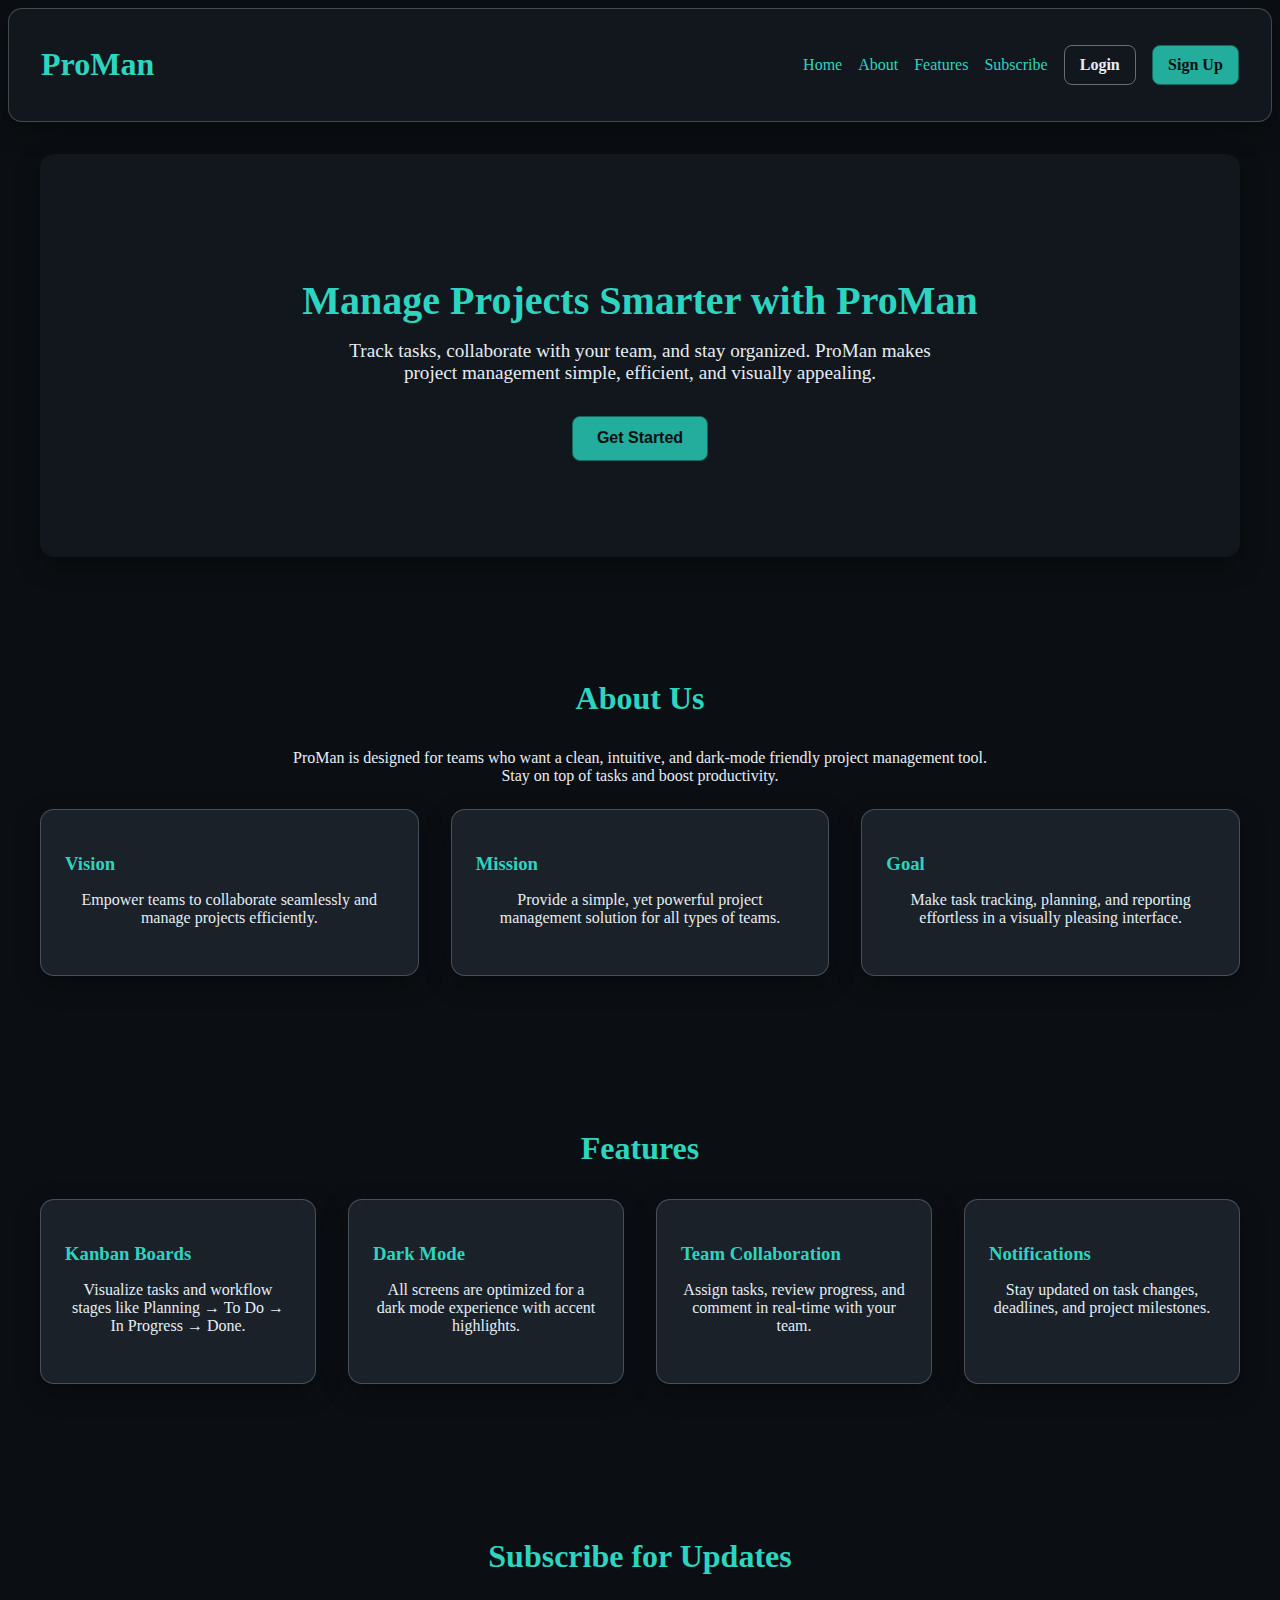
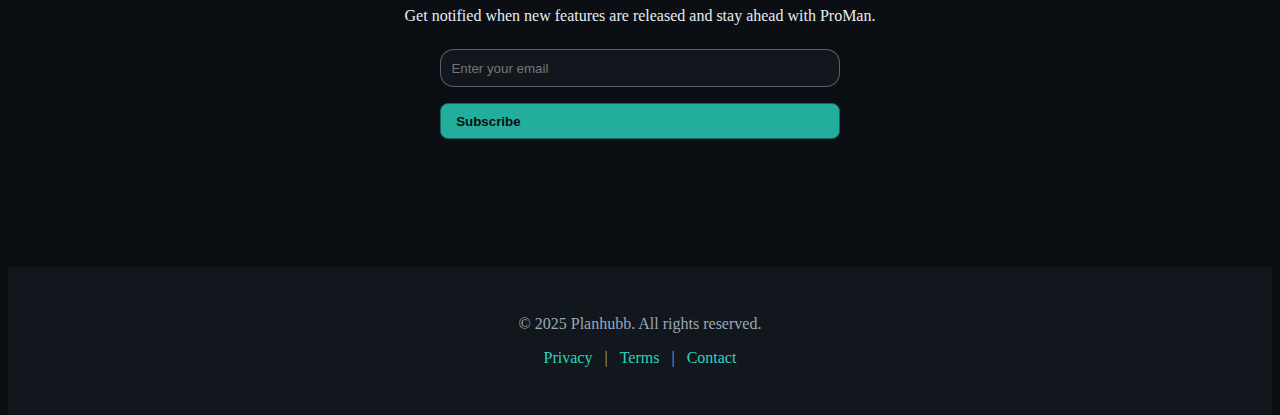
<file: public/index.html>
<!DOCTYPE html>
<html lang="en" data-theme="dark">
<head>
  <meta charset="UTF-8">
  <meta name="viewport" content="width=device-width, initial-scale=1.0">
  <title>Planhubb - Project Management Made Easy</title>
  <link rel="stylesheet" href="css/main.css">
  <style>
    /* Hero Section */
    .hero {
      display: flex;
      flex-direction: column;
      justify-content: center;
      align-items: center;
      text-align: center;
      padding: 6rem 2rem;
      background: var(--surface);
      border-radius: var(--r);
      margin: 2rem;
      box-shadow: var(--shadow);
    }
    .hero h1 {
      font-size: 2.5rem;
      margin-bottom: 1rem;
      color: var(--accent);
    }
    .hero p {
      font-size: 1.2rem;
      color: var(--text);
      max-width: 600px;
      margin-bottom: 2rem;
    }
    .hero .btn-primary {
      padding: 0.8rem 1.5rem;
      font-size: 1rem;
    }

    /* Sections */
    section {
      padding: 4rem 2rem;
    }
    section h2 {
      text-align: center;
      font-size: 2rem;
      margin-bottom: 2rem;
      color: var(--accent);
    }
    section p {
      max-width: 700px;
      margin: 0 auto 1.5rem;
      text-align: center;
      color: var(--text);
    }

    /* About/Features Grid */
    .grid {
      display: grid;
      gap: 2rem;
      grid-template-columns: repeat(auto-fit, minmax(250px, 1fr));
    }
    .card {
      background: var(--elev);
      padding: 1.5rem;
      border-radius: var(--r);
      box-shadow: var(--shadow);
      transition: transform 0.2s ease;
    }
    .card:hover {
      transform: translateY(-5px);
    }
    .card h3 {
      margin-bottom: 1rem;
      color: var(--accent);
    }
    .card p {
      color: var(--text);
    }

    /* Subscribe Form */
    .subscribe {
      display: flex;
      flex-direction: column;
      align-items: center;
      gap: 1rem;
      max-width: 400px;
      margin: 0 auto;
    }
    .subscribe input {
      width: 100%;
      padding: 0.65rem;
      border-radius: var(--r);
      border: 1px solid color-mix(in oklab, var(--muted) 50%, transparent);
      background: var(--surface);
      color: var(--text);
      outline: none;
    }
    .subscribe button {
      width: 100%;
      cursor: pointer;
    }

    /* Footer */
    footer {
      background: var(--surface);
      padding: 2rem;
      text-align: center;
      color: var(--muted);
      margin-top: 4rem;
    }
    footer a {
      color: var(--accent);
      margin: 0 0.5rem;
    }
  </style>
</head>

<script>
  // Apply saved theme (default = dark)
  const savedTheme = localStorage.getItem("theme") || "dark";
  document.documentElement.setAttribute("data-theme", savedTheme);
</script>

<body>

  <!-- Navbar -->
  <nav class="nav" style="display:flex; justify-content:space-between; align-items:center; padding:1rem 2rem;">
  <h1 class="accent">ProMan</h1>
  <div style="display:flex; gap:1rem; align-items:center;">
    <a href="#hero">Home</a>
    <a href="#about">About</a>
    <a href="#features">Features</a>
    <a href="#subscribe">Subscribe</a>
    <!-- Login / Signup buttons -->
    <a href="auth/login.html" class="btn btn-outline">Login</a>
    <a href="auth/signup.html" class="btn btn-primary">Sign Up</a>
  </div>
</nav>


  <!-- Hero Section -->
  <section id="hero" class="hero">
    <h1>Manage Projects Smarter with ProMan</h1>
    <p>Track tasks, collaborate with your team, and stay organized. ProMan makes project management simple, efficient, and visually appealing.</p>
    <button class="btn btn-primary">Get Started</button>
  </section>

  <!-- About Us -->
  <section id="about">
    <h2>About Us</h2>
    <p>ProMan is designed for teams who want a clean, intuitive, and dark-mode friendly project management tool. Stay on top of tasks and boost productivity.</p>
    <div class="grid">
      <div class="card">
        <h3>Vision</h3>
        <p>Empower teams to collaborate seamlessly and manage projects efficiently.</p>
      </div>
      <div class="card">
        <h3>Mission</h3>
        <p>Provide a simple, yet powerful project management solution for all types of teams.</p>
      </div>
      <div class="card">
        <h3>Goal</h3>
        <p>Make task tracking, planning, and reporting effortless in a visually pleasing interface.</p>
      </div>
    </div>
  </section>

  <!-- Features / Services -->
  <section id="features">
    <h2>Features</h2>
    <div class="grid">
      <div class="card">
        <h3>Kanban Boards</h3>
        <p>Visualize tasks and workflow stages like Planning → To Do → In Progress → Done.</p>
      </div>
      <div class="card">
        <h3>Dark Mode</h3>
        <p>All screens are optimized for a dark mode experience with accent highlights.</p>
      </div>
      <div class="card">
        <h3>Team Collaboration</h3>
        <p>Assign tasks, review progress, and comment in real-time with your team.</p>
      </div>
      <div class="card">
        <h3>Notifications</h3>
        <p>Stay updated on task changes, deadlines, and project milestones.</p>
      </div>
    </div>
  </section>

  <!-- Subscribe -->
  <section id="subscribe">
    <h2>Subscribe for Updates</h2>
    <p>Get notified when new features are released and stay ahead with ProMan.</p>
    <form class="subscribe">
      <input type="email" placeholder="Enter your email" required>
      <button class="btn btn-primary" type="submit">Subscribe</button>
    </form>
  </section>

  <!-- Footer -->
  <footer>
    <p>© 2025 Planhubb. All rights reserved.</p>
    <p>
      <a href="#">Privacy</a> | <a href="#">Terms</a> | <a href="#">Contact</a>
    </p>
  </footer>

</body>
</html>
</file>
<file: public/css/main.css>
/* =========
   Dark Mode Base + Accents
   - Primary accent: teal
   - Optional contrast accent: amber
   - Works with system dark mode AND manual [data-theme="dark"]
   ========= */
/* =========================
   Modern Light Theme
   ========================= */
html[data-theme="light"] {
  /* Backgrounds */
  --bg: #fafafa;          /* page background */
  --surface: #e4e5f1;     /* cards, nav, modals */
  --elev: #d2d3db;        /* hover / elevated elements */

  /* Text */
  --text: #484b6a;        /* primary text */
  --muted: #9394a5;       /* secondary text, subtle gray */

  /* Accents */
  --accent: #5c6bc0;      /* soft muted blue for buttons, highlights */
  --accent-contrast: #1d4ed8; /* optional stronger blue */

  /* Status colors */
  --ok: #22c55e;          /* success green */
  --warn: #f59e0b;        /* warning amber */
  --err: #ef4444;         /* error red */

  /* Radii & shadows */
  --r: 12px;
  --shadow: 0 4px 16px rgba(0,0,0,0.08); /* modern soft shadow */
}

/* Surfaces */
.card,
.nav,
.footer,
.input,
.select,
.textarea {
  background: var(--surface);
  border: 1px solid rgba(154, 155, 174, 0.35); /* subtle border */
  border-radius: var(--r);
  box-shadow: var(--shadow);
}

/* Hover / Elevation */
.card:hover,
.nav:hover {
  background: var(--elev);
}

/* Text & Links */
body, html {
  background: var(--bg);
  color: var(--text);
}
a {
  color: var(--accent);
  text-decoration: none;
}
a:hover {
  text-decoration: underline;
}

/* ====== Buttons (Light Mode) ====== */
.btn {
  display: inline-flex;
  align-items: center;
  gap: .5rem;
  padding: .6rem .95rem;
  border-radius: var(--r);
  border: 1px solid transparent;
  font-weight: 600;
  cursor: pointer;
  transition: all .2s ease;
}

/* Primary button: blue background, white text */
.btn-primary {
  background: var(--accent);  /* e.g., #5c6bc0 */
  color: #ffffff;              /* white text for contrast */
  border-color: transparent;
}
.btn-primary:hover {
  filter: brightness(1.1);
}

/* Outline button: transparent background, dark text */
.btn-outline {
  background: transparent;
  color: var(--text);
  border: 1px solid rgba(147,148,165,0.6);
}
.btn-outline:hover {
  background: var(--elev);
  border-color: var(--accent);
}

/* Optional contrast button: lighter background, dark text */
.btn-contrast {
  background: var(--accent-contrast); /* e.g., #1d4ed8 */
  color: #ffffff;                      /* white text for contrast */
  border-color: transparent;
}
.btn-contrast:hover {
  filter: brightness(1.05);
}

/* Inputs */
.input,
.select,
.textarea {
  width: 100%;
  padding: .65rem .8rem;
  color: var(--text);
  outline: none;
  background: var(--surface);
  border: 1px solid rgba(147,148,165,0.35);
}
.input::placeholder,
.textarea::placeholder {
  color: var(--muted);
}

/* Focus ring */
:where(.input, .select, .textarea, .btn):focus-visible {
  outline: 2px solid var(--accent);
  outline-offset: 2px;
}

/* Scrollbar */
* {
  scrollbar-width: thin;
  scrollbar-color: rgba(147,148,165,0.4) transparent;
}
*::-webkit-scrollbar { height: 10px; width: 10px; }
*::-webkit-scrollbar-thumb {
  background: rgba(147,148,165,0.4);
  border-radius: 999px;
  border: 2px solid transparent;
  background-clip: padding-box;
}

/* Badges / Chips */
.badge {
  display: inline-block;
  padding: .25rem .55rem;
  border-radius: 999px;
  font-size: .8rem;
  border: 1px solid rgba(92,107,192,0.55);
  background: rgba(92,107,192,0.18);
  color: var(--text);
}

:root { 
  /* neutrals */
  --bg: #0b0f13;        /* page background */
  --surface: #12171d;   /* cards/nav */
  --elev: #1a2129;      /* hovered/raised */
  --text: #e6edf3;      /* primary text */
  --muted: #9aa9b8;     /* secondary text/borders */

  /* accents (pick 1–2) */
  --accent: #2dd4bf;    /* teal */
  --accent-contrast: #f59e0b; /* amber (optional) */

  /* states */
  --ok: #22c55e;
  --warn: var(--accent-contrast);
  --err: #ef4444;

  /* radii & shadows */
  --r: 14px;
  --shadow: 0 8px 24px rgba(0,0,0,.35);
}

/* Prefer dark by default; respect system setting */
@media (prefers-color-scheme: dark) {
  :root {
    color-scheme: dark;
  }
}

/* Manual toggle support: <html data-theme="dark"> */
html[data-theme="dark"] {
  color-scheme: dark;
}

/* ====== Global ====== */
* { box-sizing: border-box; }
html, body {
  height: 100%;
  background: var(--bg);
  color: var(--text);
  font-smooth: always;
  -webkit-font-smoothing: antialiased;
  -moz-osx-font-smoothing: grayscale;
}
a {
  color: var(--accent);
  text-decoration: none;
}
a:hover { text-decoration: underline; }

hr {
  border: 0;
  height: 1px;
  background: linear-gradient(90deg, transparent, var(--muted), transparent);
  margin: 1.25rem 0;
}

/* ====== Surfaces ====== */
.card,
.nav,
.footer,
.input,
.select,
.textarea {
  background: var(--surface);
  border: 1px solid color-mix(in oklab, var(--muted) 35%, transparent);
  border-radius: var(--r);
  box-shadow: var(--shadow);
}

.card { padding: 1rem; }
.nav { padding: .75rem 1rem; }
.footer { padding: 1rem; opacity: .95; }

/* Hover elevation */
.card:hover,
.nav:hover {
  background: var(--elev);
}

/* ====== Buttons ====== */
.btn {
  display: inline-flex;
  align-items: center;
  gap: .5rem;
  padding: .6rem .95rem;
  border-radius: calc(var(--r) - 6px);
  border: 1px solid transparent;
  font-weight: 600;
  cursor: pointer;
  transition: transform .08s ease, filter .2s ease, background .2s ease, border-color .2s ease;
}

.btn:active { transform: translateY(1px) scale(.99); }

/* Primary (teal) */
.btn-primary {
  background: color-mix(in oklab, var(--accent) 86%, black);
  color: #0a0f0f;
  border-color: color-mix(in oklab, var(--accent) 60%, black);
}
.btn-primary:hover {
  filter: brightness(1.06);
}

/* Secondary outline (uses text & muted) */
.btn-outline {
  background: transparent;
  color: var(--text);
  border-color: color-mix(in oklab, var(--muted) 60%, transparent);
}
.btn-outline:hover {
  background: var(--elev);
  border-color: var(--accent);
}

/* Optional contrast button (amber) */
.btn-contrast {
  background: color-mix(in oklab, var(--accent-contrast) 86%, black);
  color: #1a1305;
  border-color: color-mix(in oklab, var(--accent-contrast) 60%, black);
}
.btn-contrast:hover { filter: brightness(1.06); }

/* ====== Inputs ====== */
.input,
.select,
.textarea {
  width: 100%;
  padding: .65rem .8rem;
  color: var(--text);
  outline: none;
}
.input::placeholder,
.textarea::placeholder { color: var(--muted); }

/* Focus ring using accent */
:where(.input, .select, .textarea, .btn):focus-visible {
  outline: 2px solid color-mix(in oklab, var(--accent) 80%, white);
  outline-offset: 2px;
}

/* ====== Badges / Chips ====== */
.badge {
  display: inline-block;
  padding: .25rem .55rem;
  border-radius: 999px;
  font-size: .8rem;
  border: 1px solid color-mix(in oklab, var(--accent) 55%, transparent);
  background: color-mix(in oklab, var(--accent) 18%, var(--surface));
  color: var(--text);
}

/* ====== Tables ====== */
.table {
  width: 100%;
  border-collapse: collapse;
  background: var(--surface);
  border-radius: var(--r);
  overflow: hidden;
}
.table th,
.table td {
  padding: .75rem .9rem;
  border-bottom: 1px solid color-mix(in oklab, var(--muted) 35%, transparent);
}
.table thead th {
  text-align: left;
  color: var(--muted);
  font-weight: 600;
}
.table tbody tr:hover {
  background: var(--elev);
}

/* ====== Code blocks ====== */
pre, code {
  font-family: ui-monospace, SFMono-Regular, Menlo, Consolas, "Liberation Mono", monospace;
}
pre {
  background: #0a0e12;
  border: 1px solid #1e2937;
  border-radius: var(--r);
  padding: .9rem 1rem;
  overflow: auto;
}

/* ====== Scrollbar (modern browsers) ====== */
* {
  scrollbar-width: thin;
  scrollbar-color: var(--muted) transparent;
}
*::-webkit-scrollbar { height: 10px; width: 10px; }
*::-webkit-scrollbar-thumb {
  background: color-mix(in oklab, var(--muted) 80%, transparent);
  border-radius: 999px;
  border: 2px solid transparent;
  background-clip: padding-box;
}

/* ====== Utility helpers ====== */
.text-muted { color: var(--muted); }
.accent { color: var(--accent); }
.accent-contrast { color: var(--accent-contrast); } /* optional */
.surface { background: var(--surface); border-radius: var(--r); }
.elev { background: var(--elev); border-radius: var(--r); }
</file>
